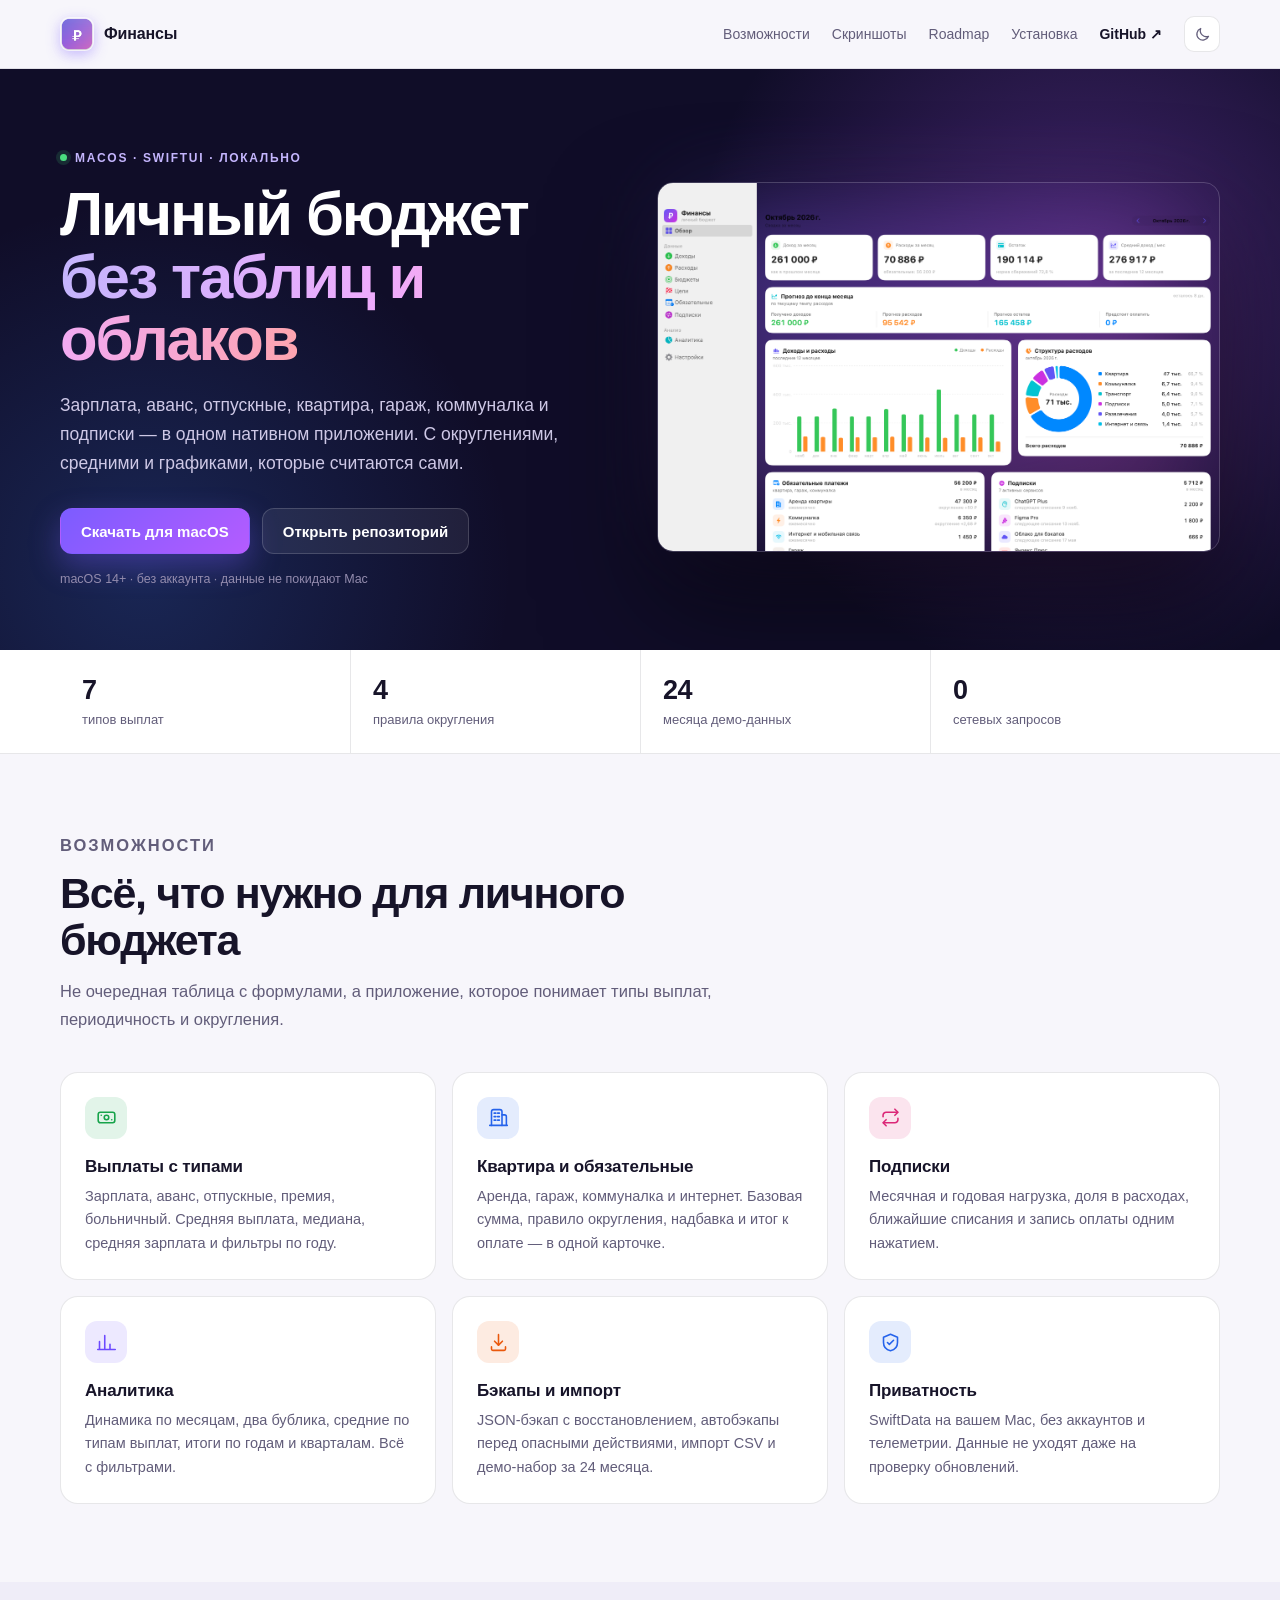
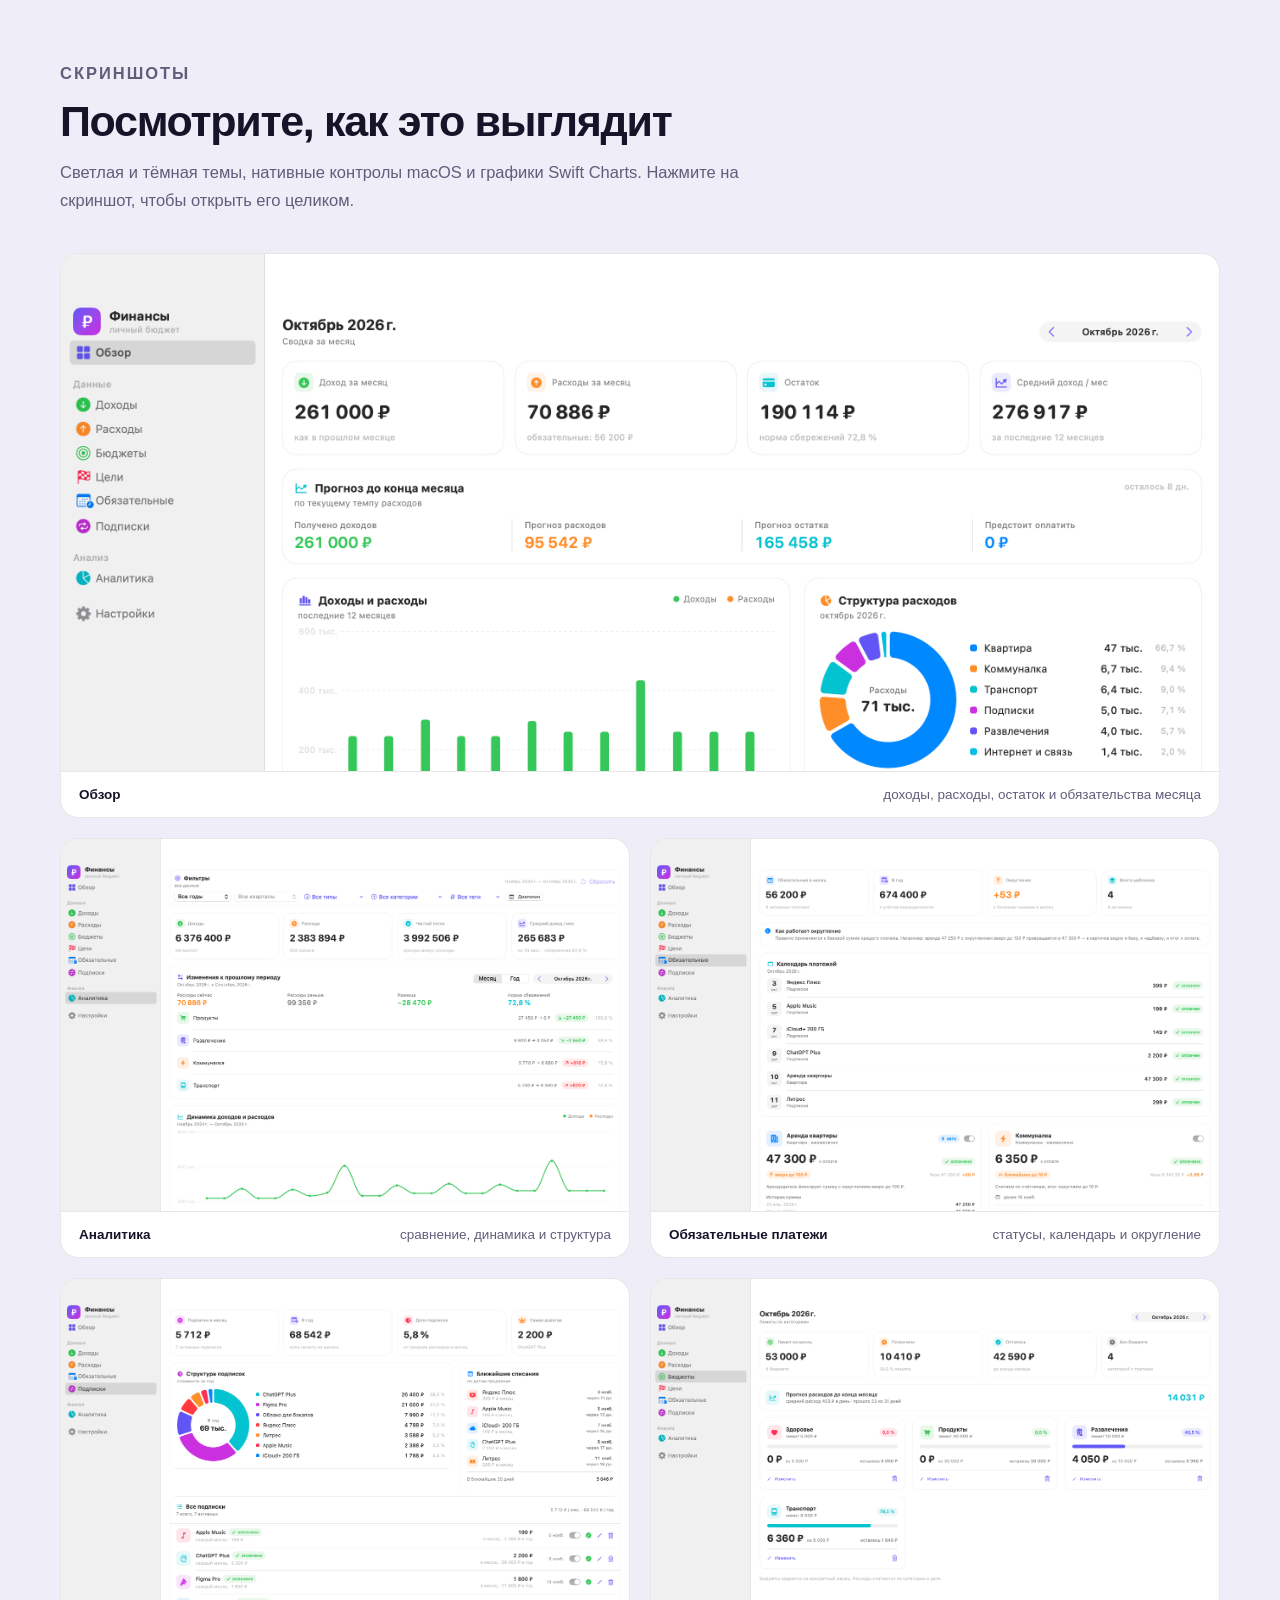
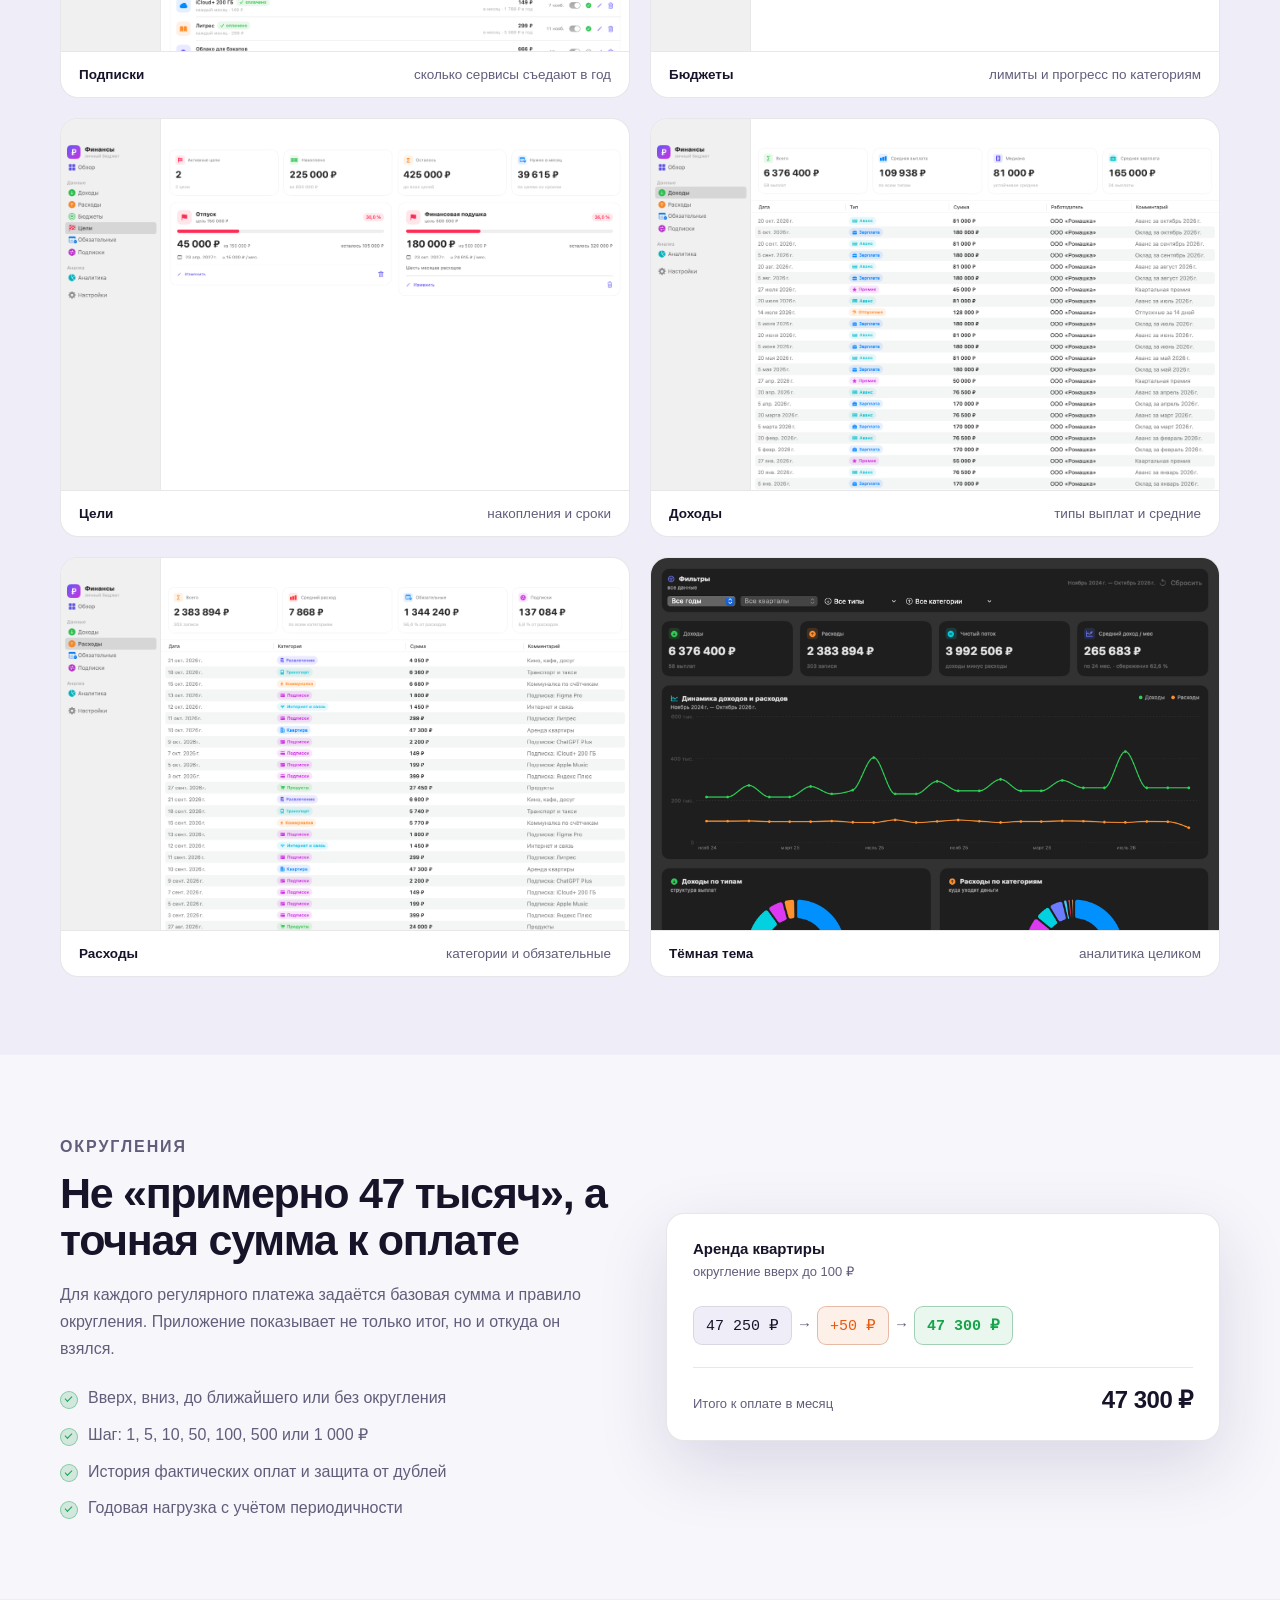
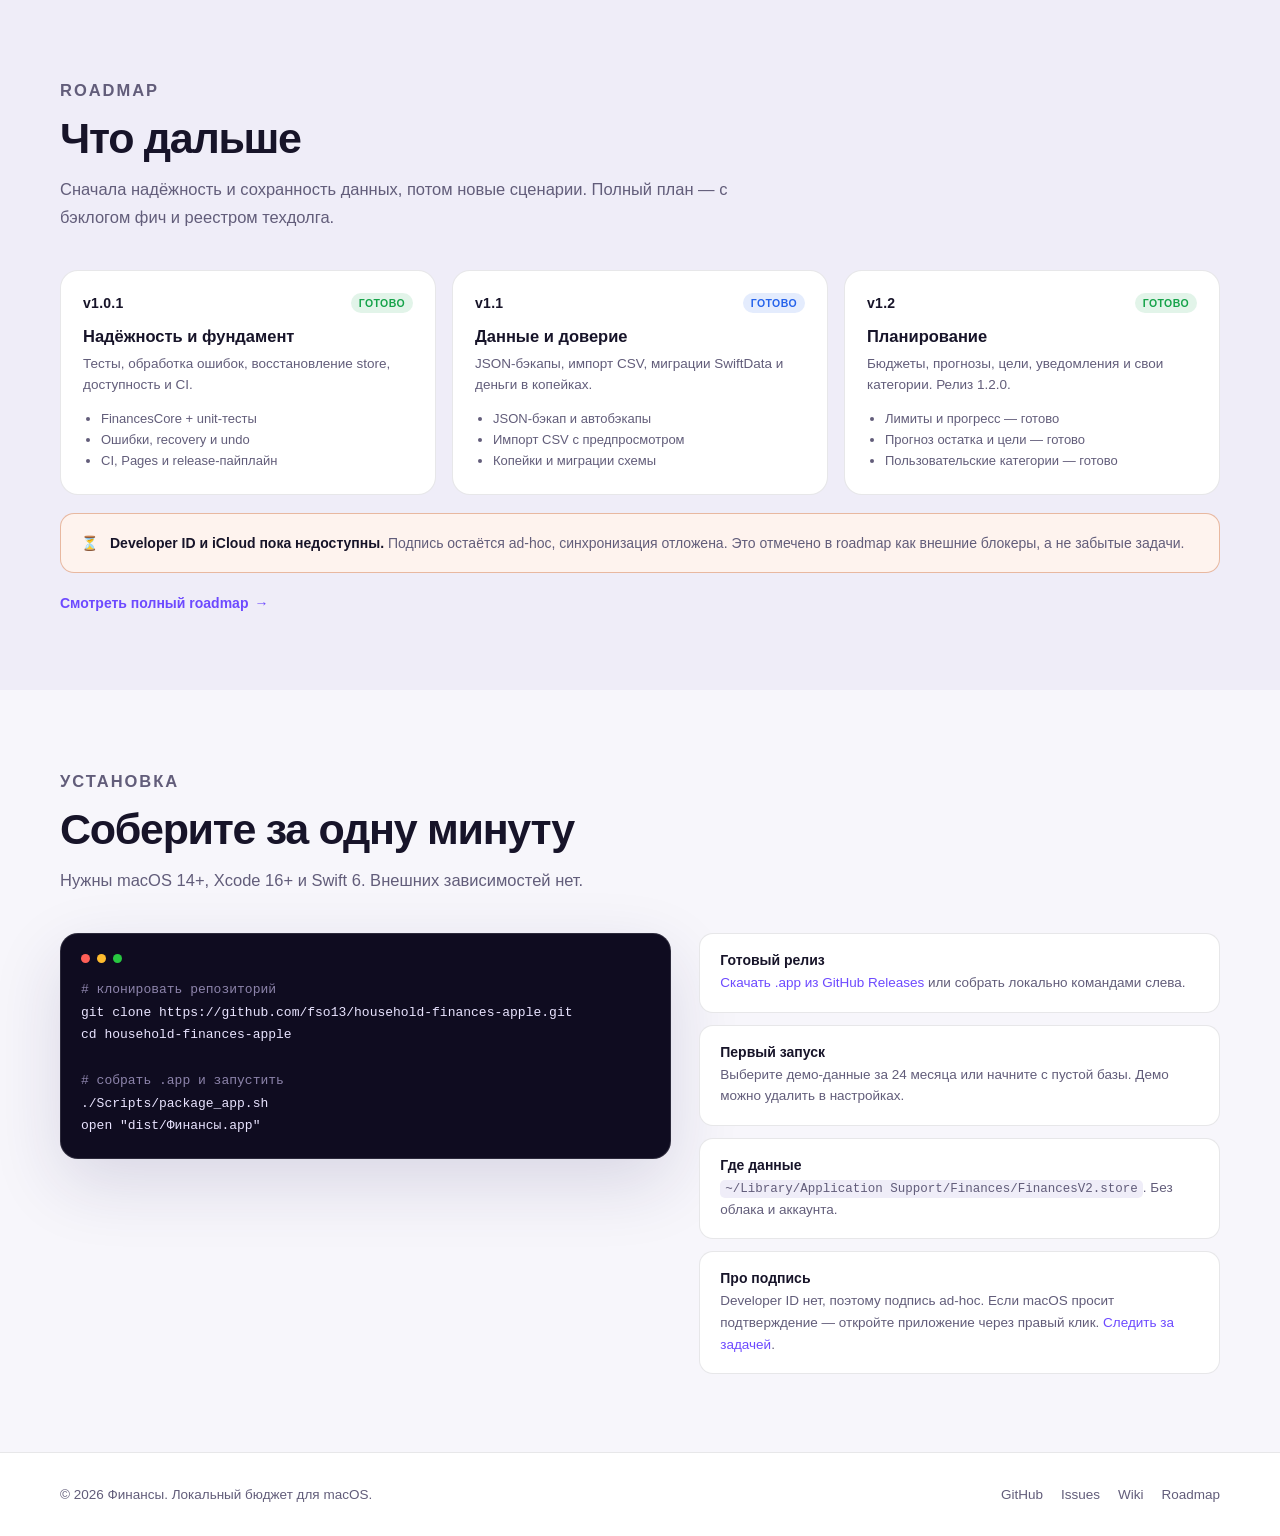
<file: docs/index.html>
<!doctype html>
<html lang="ru" data-theme="light">
<head>
  <meta charset="utf-8">
  <meta name="viewport" content="width=device-width, initial-scale=1">
  <title>Финансы — личный бюджет для macOS</title>
  <meta name="description" content="Нативное macOS-приложение для учёта зарплаты, обязательных платежей с округлением, подписок и аналитики. Локальные данные, SwiftUI, Swift Charts.">
  <meta name="color-scheme" content="light dark">
  <meta property="og:type" content="website">
  <meta property="og:title" content="Финансы — личный бюджет для macOS">
  <meta property="og:description" content="Зарплата, квартира, гараж, коммуналка и подписки — в одном нативном приложении. Без аккаунта и облака.">
  <meta property="og:url" content="https://fso13.github.io/household-finances-apple/">
  <meta property="og:image" content="https://fso13.github.io/household-finances-apple/assets/dashboard.png">
  <meta name="twitter:card" content="summary_large_image">
  <link rel="icon" type="image/png" href="assets/favicon.png">
  <link rel="apple-touch-icon" href="assets/icon.png">
  <link rel="stylesheet" href="styles.css">
  <script>
    (function () {
      try {
        var saved = localStorage.getItem("theme");
        var theme = saved || (window.matchMedia("(prefers-color-scheme: dark)").matches ? "dark" : "light");
        document.documentElement.dataset.theme = theme;
      } catch (error) {
        document.documentElement.dataset.theme = "light";
      }
    })();
  </script>
</head>
<body>
  <a class="skip-link" href="#main">К содержимому</a>

  <svg xmlns="http://www.w3.org/2000/svg" style="display:none" aria-hidden="true">
    <symbol id="icon-banknote" viewBox="0 0 24 24" fill="none" stroke="currentColor" stroke-width="1.8" stroke-linecap="round" stroke-linejoin="round">
      <rect x="2.5" y="6" width="19" height="12" rx="2.5"></rect>
      <circle cx="12" cy="12" r="2.6"></circle>
      <path d="M6 9.5h.01M18 14.5h.01"></path>
    </symbol>
    <symbol id="icon-building" viewBox="0 0 24 24" fill="none" stroke="currentColor" stroke-width="1.8" stroke-linecap="round" stroke-linejoin="round">
      <path d="M4 21V5.5A2.5 2.5 0 0 1 6.5 3h7A2.5 2.5 0 0 1 16 5.5V21"></path>
      <path d="M16 9h3a2 2 0 0 1 2 2v10M2 21h20"></path>
      <path d="M7 7h2M7 11h2M7 15h2M11 7h2M11 11h2M11 15h2"></path>
    </symbol>
    <symbol id="icon-repeat" viewBox="0 0 24 24" fill="none" stroke="currentColor" stroke-width="1.8" stroke-linecap="round" stroke-linejoin="round">
      <path d="M17 2.5 20.5 6 17 9.5"></path>
      <path d="M3.5 11V9.5a3.5 3.5 0 0 1 3.5-3.5h13"></path>
      <path d="M7 21.5 3.5 18 7 14.5"></path>
      <path d="M20.5 13v1.5a3.5 3.5 0 0 1-3.5 3.5H4"></path>
    </symbol>
    <symbol id="icon-chart" viewBox="0 0 24 24" fill="none" stroke="currentColor" stroke-width="1.8" stroke-linecap="round" stroke-linejoin="round">
      <path d="M4 20V11M10 20V4M16 20v-6M22 20H2"></path>
    </symbol>
    <symbol id="icon-shield" viewBox="0 0 24 24" fill="none" stroke="currentColor" stroke-width="1.8" stroke-linecap="round" stroke-linejoin="round">
      <path d="M12 2.5 20 6v6c0 5-3.4 8.4-8 9.5C7.4 20.4 4 17 4 12V6l8-3.5Z"></path>
      <path d="m8.5 12 2.2 2.2 4.8-4.8"></path>
    </symbol>
    <symbol id="icon-download" viewBox="0 0 24 24" fill="none" stroke="currentColor" stroke-width="1.8" stroke-linecap="round" stroke-linejoin="round">
      <path d="M12 3v12"></path>
      <path d="m7.5 10.5 4.5 4.5 4.5-4.5"></path>
      <path d="M4 17v2.5A1.5 1.5 0 0 0 5.5 21h13a1.5 1.5 0 0 0 1.5-1.5V17"></path>
    </symbol>
    <symbol id="icon-sun" viewBox="0 0 24 24" fill="none" stroke="currentColor" stroke-width="1.8" stroke-linecap="round">
      <circle cx="12" cy="12" r="4"></circle>
      <path d="M12 2v2M12 20v2M4.9 4.9l1.4 1.4M17.7 17.7l1.4 1.4M2 12h2M20 12h2M4.9 19.1l1.4-1.4M17.7 6.3l1.4-1.4"></path>
    </symbol>
    <symbol id="icon-moon" viewBox="0 0 24 24" fill="none" stroke="currentColor" stroke-width="1.8" stroke-linecap="round" stroke-linejoin="round">
      <path d="M20.5 14.5A8.5 8.5 0 0 1 9.5 3.5 8.5 8.5 0 1 0 20.5 14.5Z"></path>
    </symbol>
  </svg>

  <header class="site-header">
    <div class="wrap header-inner">
      <a class="brand" href="#top" aria-label="Финансы — на главную">
        <img src="assets/icon.png" alt="" width="34" height="34">
        <span>Финансы</span>
      </a>
      <nav class="site-nav" aria-label="Основная навигация">
        <a href="#features">Возможности</a>
        <a href="#screens">Скриншоты</a>
        <a href="roadmap.html">Roadmap</a>
        <a href="#install">Установка</a>
        <a class="nav-cta" href="https://github.com/fso13/household-finances-apple">GitHub ↗</a>
        <button class="theme-toggle" id="theme-toggle" type="button" aria-label="Переключить тему">
          <svg class="theme-moon" aria-hidden="true"><use href="#icon-moon"></use></svg>
          <svg class="theme-sun" aria-hidden="true"><use href="#icon-sun"></use></svg>
        </button>
      </nav>
    </div>
  </header>

  <main id="main">
    <section class="hero" id="top">
      <div class="wrap hero-grid">
        <div class="hero-copy">
          <p class="eyebrow">macOS · SwiftUI · локально</p>
          <h1><span class="nowrap">Личный бюджет</span><br><span class="gradient">без таблиц и облаков</span></h1>
          <p class="hero-lead">
            Зарплата, аванс, отпускные, квартира, гараж, коммуналка и подписки —
            в одном нативном приложении. С округлениями, средними и графиками,
            которые считаются сами.
          </p>
          <div class="hero-actions">
            <a class="btn btn-primary" href="https://github.com/fso13/household-finances-apple/releases/latest">Скачать для macOS</a>
            <a class="btn btn-ghost" href="https://github.com/fso13/household-finances-apple">Открыть репозиторий</a>
          </div>
          <p class="hero-note">macOS 14+ · без аккаунта · данные не покидают Mac</p>
        </div>
        <div class="hero-visual">
          <img src="assets/dashboard.png" alt="Экран «Обзор»: доходы, расходы, остаток и структура расходов за октябрь" width="1340" height="879">
        </div>
      </div>
    </section>

    <div class="stats" aria-label="Ключевые цифры">
      <div class="wrap stats-grid">
        <div class="stat"><b>7</b><span>типов выплат</span></div>
        <div class="stat"><b>4</b><span>правила округления</span></div>
        <div class="stat"><b>24</b><span>месяца демо-данных</span></div>
        <div class="stat"><b>0</b><span>сетевых запросов</span></div>
      </div>
    </div>

    <section class="section" id="features">
      <div class="wrap">
        <div class="section-head">
          <p class="kicker">Возможности</p>
          <h2>Всё, что нужно для личного бюджета</h2>
          <p>Не очередная таблица с формулами, а приложение, которое понимает типы выплат, периодичность и округления.</p>
        </div>

        <div class="feature-grid">
          <article class="feature" style="--accent: var(--green)">
            <span class="feature-icon"><svg aria-hidden="true"><use href="#icon-banknote"></use></svg></span>
            <h3>Выплаты с типами</h3>
            <p>Зарплата, аванс, отпускные, премия, больничный. Средняя выплата, медиана, средняя зарплата и фильтры по году.</p>
          </article>

          <article class="feature" style="--accent: var(--blue)">
            <span class="feature-icon"><svg aria-hidden="true"><use href="#icon-building"></use></svg></span>
            <h3>Квартира и обязательные</h3>
            <p>Аренда, гараж, коммуналка и интернет. Базовая сумма, правило округления, надбавка и итог к оплате — в одной карточке.</p>
          </article>

          <article class="feature" style="--accent: var(--pink)">
            <span class="feature-icon"><svg aria-hidden="true"><use href="#icon-repeat"></use></svg></span>
            <h3>Подписки</h3>
            <p>Месячная и годовая нагрузка, доля в расходах, ближайшие списания и запись оплаты одним нажатием.</p>
          </article>

          <article class="feature" style="--accent: var(--brand)">
            <span class="feature-icon"><svg aria-hidden="true"><use href="#icon-chart"></use></svg></span>
            <h3>Аналитика</h3>
            <p>Динамика по месяцам, два бублика, средние по типам выплат, итоги по годам и кварталам. Всё с фильтрами.</p>
          </article>

          <article class="feature" style="--accent: var(--orange)">
            <span class="feature-icon"><svg aria-hidden="true"><use href="#icon-download"></use></svg></span>
            <h3>Бэкапы и импорт</h3>
            <p>JSON-бэкап с восстановлением, автобэкапы перед опасными действиями, импорт CSV и демо-набор за 24 месяца.</p>
          </article>

          <article class="feature" style="--accent: var(--blue)">
            <span class="feature-icon"><svg aria-hidden="true"><use href="#icon-shield"></use></svg></span>
            <h3>Приватность</h3>
            <p>SwiftData на вашем Mac, без аккаунтов и телеметрии. Данные не уходят даже на проверку обновлений.</p>
          </article>
        </div>
      </div>
    </section>

    <section class="section section-alt" id="screens">
      <div class="wrap">
        <div class="section-head">
          <p class="kicker">Скриншоты</p>
          <h2>Посмотрите, как это выглядит</h2>
          <p>Светлая и тёмная темы, нативные контролы macOS и графики Swift Charts. Нажмите на скриншот, чтобы открыть его целиком.</p>
        </div>

        <div class="shots">
          <figure class="shot shot-wide">
            <a href="assets/dashboard.png" target="_blank" rel="noopener">
              <img src="assets/dashboard.png" alt="Обзор месяца: KPI, график доходов и расходов, структура расходов, обязательные платежи и подписки" loading="lazy">
            </a>
            <figcaption><strong>Обзор</strong><span>доходы, расходы, остаток и обязательства месяца</span></figcaption>
          </figure>

          <figure class="shot">
            <a href="assets/analytics-full.png" target="_blank" rel="noopener">
              <img src="assets/analytics.png" alt="Аналитика: сравнение месяцев, динамика доходов и расходов, бублики" loading="lazy">
            </a>
            <figcaption><strong>Аналитика</strong><span>сравнение, динамика и структура</span></figcaption>
          </figure>

          <figure class="shot">
            <a href="assets/recurring.png" target="_blank" rel="noopener">
              <img src="assets/recurring.png" alt="Обязательные платежи: аренда, коммуналка, интернет и гараж с округлением" loading="lazy">
            </a>
            <figcaption><strong>Обязательные платежи</strong><span>статусы, календарь и округление</span></figcaption>
          </figure>

          <figure class="shot">
            <a href="assets/subscriptions.png" target="_blank" rel="noopener">
              <img src="assets/subscriptions.png" alt="Подписки: месячная и годовая нагрузка, структура и ближайшие списания" loading="lazy">
            </a>
            <figcaption><strong>Подписки</strong><span>сколько сервисы съедают в год</span></figcaption>
          </figure>

          <figure class="shot">
            <a href="assets/budgets.png" target="_blank" rel="noopener">
              <img src="assets/budgets.png" alt="Бюджеты по категориям: лимиты, потрачено, остаток и прогресс" loading="lazy">
            </a>
            <figcaption><strong>Бюджеты</strong><span>лимиты и прогресс по категориям</span></figcaption>
          </figure>

          <figure class="shot">
            <a href="assets/goals.png" target="_blank" rel="noopener">
              <img src="assets/goals.png" alt="Цели накоплений: прогресс, сроки и месячный взнос" loading="lazy">
            </a>
            <figcaption><strong>Цели</strong><span>накопления и сроки</span></figcaption>
          </figure>

          <figure class="shot">
            <a href="assets/income.png" target="_blank" rel="noopener">
              <img src="assets/income.png" alt="Доходы: таблица выплат с типами, средней и медианой" loading="lazy">
            </a>
            <figcaption><strong>Доходы</strong><span>типы выплат и средние</span></figcaption>
          </figure>

          <figure class="shot">
            <a href="assets/expenses.png" target="_blank" rel="noopener">
              <img src="assets/expenses.png" alt="Расходы по категориям и доля обязательных платежей" loading="lazy">
            </a>
            <figcaption><strong>Расходы</strong><span>категории и обязательные</span></figcaption>
          </figure>

          <figure class="shot">
            <a href="assets/analytics-dark.png" target="_blank" rel="noopener">
              <img src="assets/analytics-dark.png" alt="Тёмная тема аналитики с графиками и таблицами" loading="lazy" style="object-position: top center">
            </a>
            <figcaption><strong>Тёмная тема</strong><span>аналитика целиком</span></figcaption>
          </figure>
        </div>
      </div>
    </section>

    <section class="section">
      <div class="wrap split">
        <div>
          <p class="kicker">Округления</p>
          <h2>Не «примерно 47 тысяч», а точная сумма к оплате</h2>
          <p>
            Для каждого регулярного платежа задаётся базовая сумма и правило округления.
            Приложение показывает не только итог, но и откуда он взялся.
          </p>
          <ul class="checklist">
            <li>Вверх, вниз, до ближайшего или без округления</li>
            <li>Шаг: 1, 5, 10, 50, 100, 500 или 1 000 ₽</li>
            <li>История фактических оплат и защита от дублей</li>
            <li>Годовая нагрузка с учётом периодичности</li>
          </ul>
        </div>

        <div class="example-card" aria-label="Пример расчёта аренды с округлением">
          <h3>Аренда квартиры</h3>
          <p class="hint">округление вверх до 100 ₽</p>
          <div class="formula">
            <span class="chip">47 250 ₽</span>
            <span class="arrow" aria-hidden="true">→</span>
            <span class="chip chip-plus">+50 ₽</span>
            <span class="arrow" aria-hidden="true">→</span>
            <span class="chip chip-result">47 300 ₽</span>
          </div>
          <div class="example-total">
            <span>Итого к оплате в месяц</span>
            <strong>47 300 ₽</strong>
          </div>
        </div>
      </div>
    </section>

    <section class="section section-alt" id="roadmap">
      <div class="wrap">
        <div class="section-head">
          <p class="kicker">Roadmap</p>
          <h2>Что дальше</h2>
          <p>Сначала надёжность и сохранность данных, потом новые сценарии. Полный план — с бэклогом фич и реестром техдолга.</p>
        </div>

        <div class="releases">
          <article class="release">
            <div class="release-top">
              <span class="release-version">v1.0.1</span>
              <span class="badge badge-now">готово</span>
            </div>
            <h3>Надёжность и фундамент</h3>
            <p>Тесты, обработка ошибок, восстановление store, доступность и CI.</p>
            <ul>
              <li>FinancesCore + unit-тесты</li>
              <li>Ошибки, recovery и undo</li>
              <li>CI, Pages и release-пайплайн</li>
            </ul>
          </article>

          <article class="release">
            <div class="release-top">
              <span class="release-version">v1.1</span>
              <span class="badge badge-next">готово</span>
            </div>
            <h3>Данные и доверие</h3>
            <p>JSON-бэкапы, импорт CSV, миграции SwiftData и деньги в копейках.</p>
            <ul>
              <li>JSON-бэкап и автобэкапы</li>
              <li>Импорт CSV с предпросмотром</li>
              <li>Копейки и миграции схемы</li>
            </ul>
          </article>

          <article class="release">
            <div class="release-top">
              <span class="release-version">v1.2</span>
              <span class="badge badge-now">готово</span>
            </div>
            <h3>Планирование</h3>
            <p>Бюджеты, прогнозы, цели, уведомления и свои категории. Релиз 1.2.0.</p>
            <ul>
              <li>Лимиты и прогресс — готово</li>
              <li>Прогноз остатка и цели — готово</li>
              <li>Пользовательские категории — готово</li>
            </ul>
          </article>
        </div>

        <div class="callout" style="margin-top:18px">
          <span aria-hidden="true">⏳</span>
          <div><strong>Developer ID и iCloud пока недоступны.</strong> Подпись остаётся ad-hoc, синхронизация отложена. Это отмечено в roadmap как внешние блокеры, а не забытые задачи.</div>
        </div>

        <a class="more-link" href="roadmap.html">Смотреть полный roadmap <span aria-hidden="true">→</span></a>
      </div>
    </section>

    <section class="section" id="install">
      <div class="wrap">
        <div class="section-head">
          <p class="kicker">Установка</p>
          <h2>Соберите за одну минуту</h2>
          <p>Нужны macOS 14+, Xcode 16+ и Swift 6. Внешних зависимостей нет.</p>
        </div>

        <div class="install-grid">
          <div class="code-card" aria-label="Команды сборки">
            <div class="code-head" aria-hidden="true"><span class="dot"></span><span class="dot"></span><span class="dot"></span></div>
            <pre><code><span class="comment"># клонировать репозиторий</span>
git clone https://github.com/fso13/household-finances-apple.git
cd household-finances-apple

<span class="comment"># собрать .app и запустить</span>
./Scripts/package_app.sh
open "dist/Финансы.app"</code></pre>
          </div>

          <div class="install-notes">
            <div class="note-card">
              <strong>Готовый релиз</strong>
              <p><a href="https://github.com/fso13/household-finances-apple/releases/latest">Скачать .app из GitHub Releases</a> или собрать локально командами слева.</p>
            </div>
            <div class="note-card">
              <strong>Первый запуск</strong>
              <p>Выберите демо-данные за 24 месяца или начните с пустой базы. Демо можно удалить в настройках.</p>
            </div>
            <div class="note-card">
              <strong>Где данные</strong>
              <p><code>~/Library/Application Support/Finances/FinancesV2.store</code>. Без облака и аккаунта.</p>
            </div>
            <div class="note-card">
              <strong>Про подпись</strong>
              <p>Developer ID нет, поэтому подпись ad-hoc. Если macOS просит подтверждение — откройте приложение через правый клик. <a href="https://github.com/fso13/household-finances-apple/issues/19">Следить за задачей</a>.</p>
            </div>
          </div>
        </div>
      </div>
    </section>
  </main>

  <footer class="site-footer">
    <div class="wrap footer-inner">
      <p style="margin:0">© <span id="year">2026</span> Финансы. Локальный бюджет для macOS.</p>
      <nav class="footer-links" aria-label="Ссылки в подвале">
        <a href="https://github.com/fso13/household-finances-apple">GitHub</a>
        <a href="https://github.com/fso13/household-finances-apple/issues">Issues</a>
        <a href="https://github.com/fso13/household-finances-apple/wiki">Wiki</a>
        <a href="https://github.com/fso13/household-finances-apple/blob/main/ROADMAP.md">Roadmap</a>
      </nav>
    </div>
  </footer>

  <script src="app.js"></script>
</body>
</html>
</file>
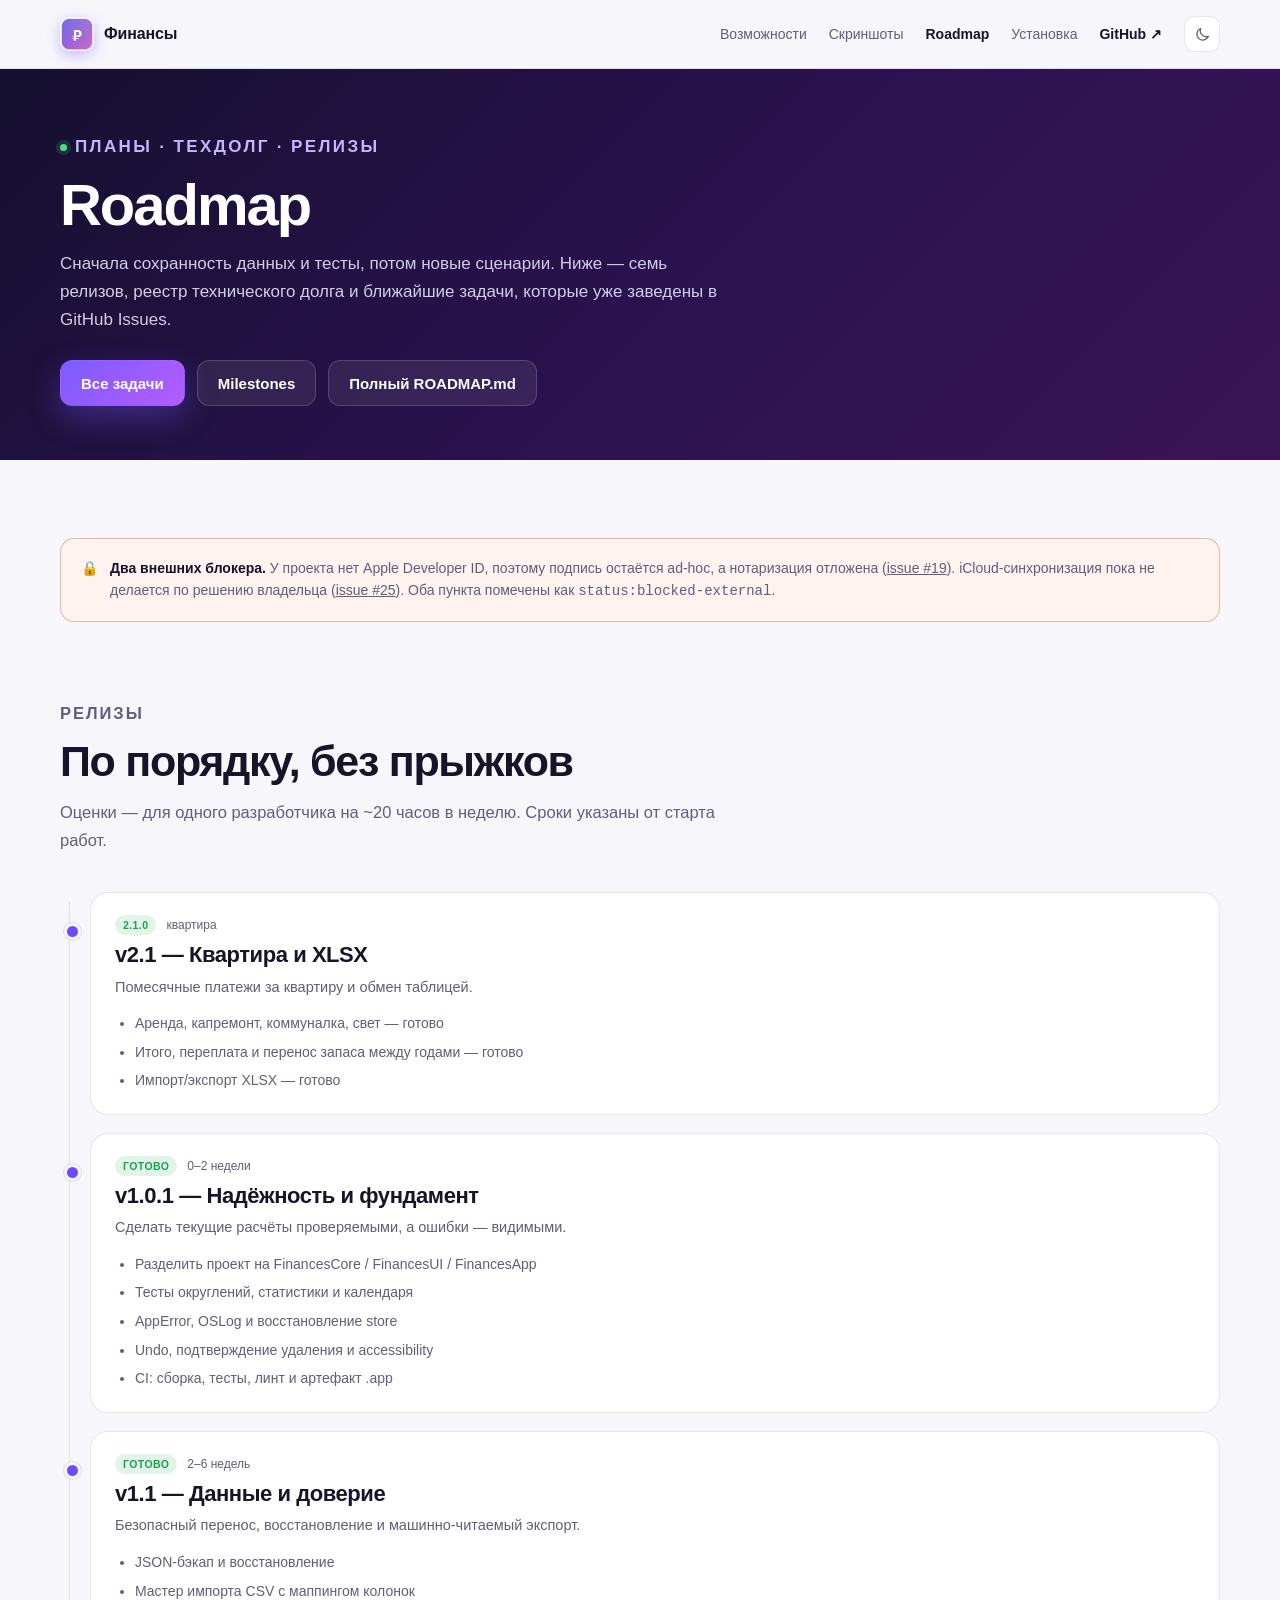
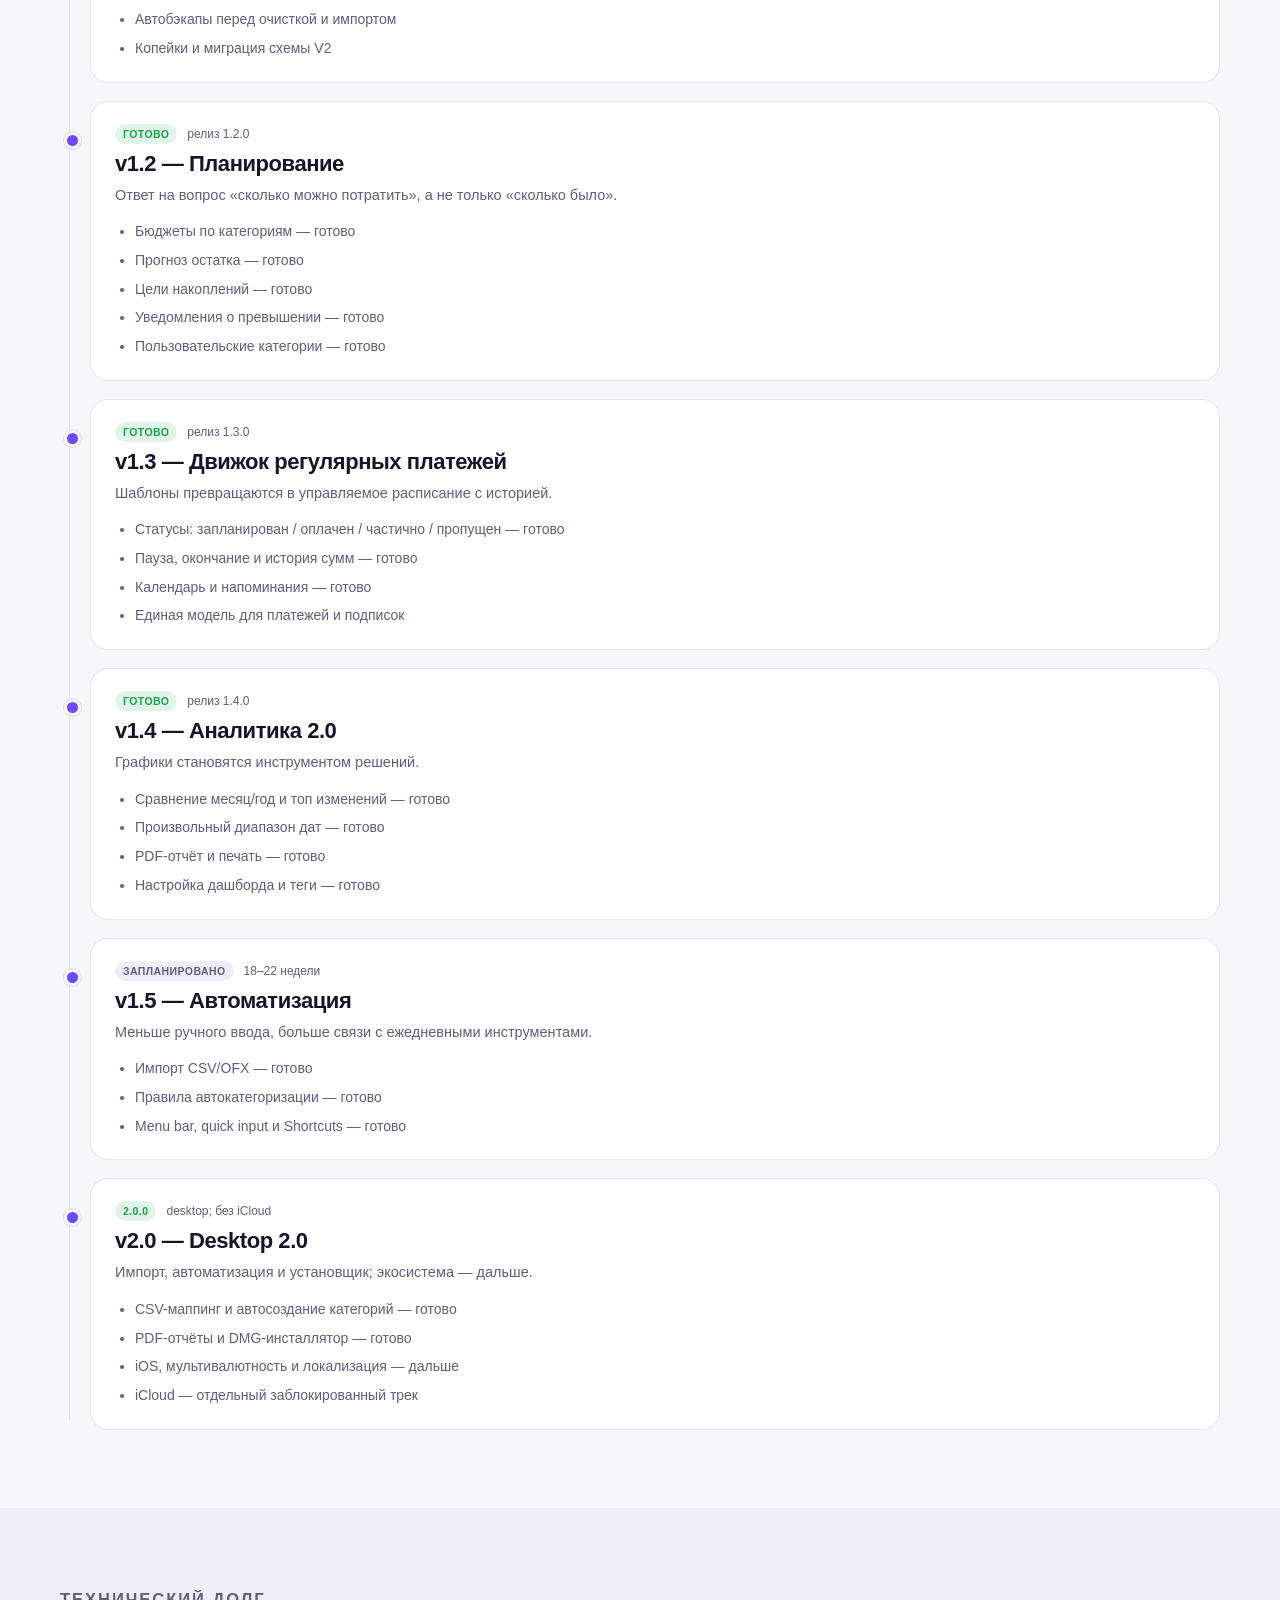
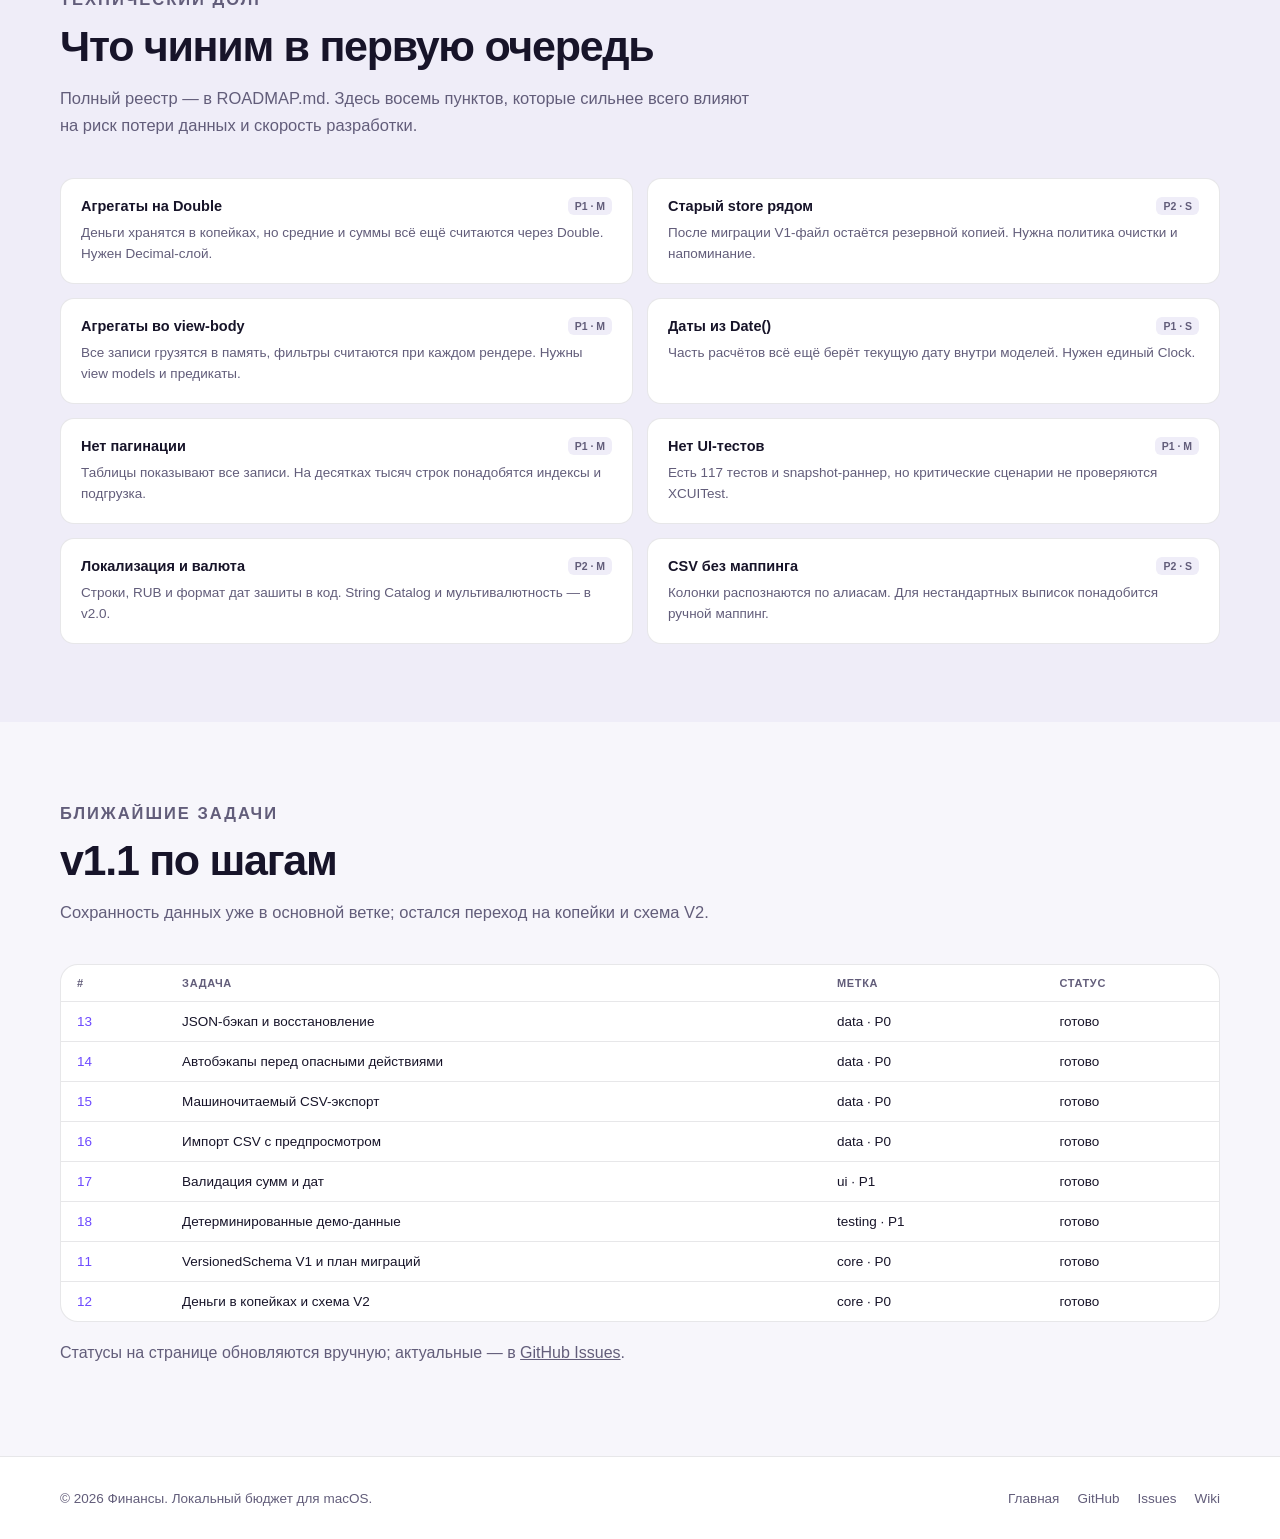
<file: docs/roadmap.html>
<!doctype html>
<html lang="ru" data-theme="light">
<head>
  <meta charset="utf-8">
  <meta name="viewport" content="width=device-width, initial-scale=1">
  <title>Roadmap — Финансы для macOS</title>
  <meta name="description" content="План развития приложения «Финансы»: релизы v1.0.1–v2.0, бэклог фич, технический долг и ближайшие задачи.">
  <meta name="color-scheme" content="light dark">
  <link rel="icon" type="image/png" href="assets/favicon.png">
  <link rel="stylesheet" href="styles.css">
  <script>
    (function () {
      try {
        var saved = localStorage.getItem("theme");
        var theme = saved || (window.matchMedia("(prefers-color-scheme: dark)").matches ? "dark" : "light");
        document.documentElement.dataset.theme = theme;
      } catch (error) {
        document.documentElement.dataset.theme = "light";
      }
    })();
  </script>
</head>
<body>
  <a class="skip-link" href="#main">К содержимому</a>

  <svg xmlns="http://www.w3.org/2000/svg" style="display:none" aria-hidden="true">
    <symbol id="icon-sun" viewBox="0 0 24 24" fill="none" stroke="currentColor" stroke-width="1.8" stroke-linecap="round">
      <circle cx="12" cy="12" r="4"></circle>
      <path d="M12 2v2M12 20v2M4.9 4.9l1.4 1.4M17.7 17.7l1.4 1.4M2 12h2M20 12h2M4.9 19.1l1.4-1.4M17.7 6.3l1.4-1.4"></path>
    </symbol>
    <symbol id="icon-moon" viewBox="0 0 24 24" fill="none" stroke="currentColor" stroke-width="1.8" stroke-linecap="round" stroke-linejoin="round">
      <path d="M20.5 14.5A8.5 8.5 0 0 1 9.5 3.5 8.5 8.5 0 1 0 20.5 14.5Z"></path>
    </symbol>
  </svg>

  <header class="site-header">
    <div class="wrap header-inner">
      <a class="brand" href="index.html" aria-label="Финансы — на главную">
        <img src="assets/icon.png" alt="" width="34" height="34">
        <span>Финансы</span>
      </a>
      <nav class="site-nav" aria-label="Основная навигация">
        <a href="index.html#features">Возможности</a>
        <a href="index.html#screens">Скриншоты</a>
        <a href="roadmap.html" aria-current="page">Roadmap</a>
        <a href="index.html#install">Установка</a>
        <a class="nav-cta" href="https://github.com/fso13/household-finances-apple">GitHub ↗</a>
        <button class="theme-toggle" id="theme-toggle" type="button" aria-label="Переключить тему">
          <svg class="theme-moon" aria-hidden="true"><use href="#icon-moon"></use></svg>
          <svg class="theme-sun" aria-hidden="true"><use href="#icon-sun"></use></svg>
        </button>
      </nav>
    </div>
  </header>

  <main id="main">
    <section class="page-hero">
      <div class="wrap">
        <p class="eyebrow">Планы · техдолг · релизы</p>
        <h1>Roadmap</h1>
        <p>
          Сначала сохранность данных и тесты, потом новые сценарии. Ниже — семь релизов,
          реестр технического долга и ближайшие задачи, которые уже заведены в GitHub Issues.
        </p>
        <div class="hero-actions">
          <a class="btn btn-primary" href="https://github.com/fso13/household-finances-apple/issues">Все задачи</a>
          <a class="btn btn-ghost" href="https://github.com/fso13/household-finances-apple/milestones">Milestones</a>
          <a class="btn btn-ghost" href="https://github.com/fso13/household-finances-apple/blob/main/ROADMAP.md">Полный ROADMAP.md</a>
        </div>
      </div>
    </section>

    <section class="section">
      <div class="wrap">
        <div class="callout">
          <span aria-hidden="true">🔒</span>
          <div>
            <strong>Два внешних блокера.</strong>
            У проекта нет Apple Developer ID, поэтому подпись остаётся ad-hoc, а нотаризация отложена
            (<a href="https://github.com/fso13/household-finances-apple/issues/19">issue #19</a>).
            iCloud-синхронизация пока не делается по решению владельца
            (<a href="https://github.com/fso13/household-finances-apple/issues/25">issue #25</a>).
            Оба пункта помечены как <code>status:blocked-external</code>.
          </div>
        </div>
      </div>
    </section>

    <section class="section" style="padding-top:0">
      <div class="wrap">
        <div class="section-head">
          <p class="kicker">Релизы</p>
          <h2>По порядку, без прыжков</h2>
          <p>Оценки — для одного разработчика на ~20 часов в неделю. Сроки указаны от старта работ.</p>
        </div>

        <div class="timeline">
          <article class="timeline-item">
            <div class="timeline-meta">
              <span class="badge badge-now">2.1.0</span>
              <span>квартира</span>
            </div>
            <h2>v2.1 — Квартира и XLSX</h2>
            <p>Помесячные платежи за квартиру и обмен таблицей.</p>
            <ul class="timeline-list">
              <li>Аренда, капремонт, коммуналка, свет — готово</li>
              <li>Итого, переплата и перенос запаса между годами — готово</li>
              <li>Импорт/экспорт XLSX — готово</li>
            </ul>
          </article>
          <article class="timeline-item">
            <div class="timeline-meta">
              <span class="badge badge-now">готово</span>
              <span>0–2 недели</span>
            </div>
            <h2>v1.0.1 — Надёжность и фундамент</h2>
            <p>Сделать текущие расчёты проверяемыми, а ошибки — видимыми.</p>
            <ul class="timeline-list">
              <li>Разделить проект на FinancesCore / FinancesUI / FinancesApp</li>
              <li>Тесты округлений, статистики и календаря</li>
              <li>AppError, OSLog и восстановление store</li>
              <li>Undo, подтверждение удаления и accessibility</li>
              <li>CI: сборка, тесты, линт и артефакт .app</li>
            </ul>
          </article>

          <article class="timeline-item">
            <div class="timeline-meta">
              <span class="badge badge-now">готово</span>
              <span>2–6 недель</span>
            </div>
            <h2>v1.1 — Данные и доверие</h2>
            <p>Безопасный перенос, восстановление и машинно-читаемый экспорт.</p>
            <ul class="timeline-list">
              <li>JSON-бэкап и восстановление</li>
              <li>Мастер импорта CSV с маппингом колонок</li>
              <li>Автобэкапы перед очисткой и импортом</li>
              <li>Копейки и миграция схемы V2</li>
            </ul>
          </article>

          <article class="timeline-item">
            <div class="timeline-meta">
              <span class="badge badge-now">готово</span>
              <span>релиз 1.2.0</span>
            </div>
            <h2>v1.2 — Планирование</h2>
            <p>Ответ на вопрос «сколько можно потратить», а не только «сколько было».</p>
            <ul class="timeline-list">
              <li>Бюджеты по категориям — готово</li>
              <li>Прогноз остатка — готово</li>
              <li>Цели накоплений — готово</li>
              <li>Уведомления о превышении — готово</li>
              <li>Пользовательские категории — готово</li>
            </ul>
          </article>

          <article class="timeline-item">
            <div class="timeline-meta">
              <span class="badge badge-now">готово</span>
              <span>релиз 1.3.0</span>
            </div>
            <h2>v1.3 — Движок регулярных платежей</h2>
            <p>Шаблоны превращаются в управляемое расписание с историей.</p>
            <ul class="timeline-list">
              <li>Статусы: запланирован / оплачен / частично / пропущен — готово</li>
              <li>Пауза, окончание и история сумм — готово</li>
              <li>Календарь и напоминания — готово</li>
              <li>Единая модель для платежей и подписок</li>
            </ul>
          </article>

          <article class="timeline-item">
            <div class="timeline-meta">
              <span class="badge badge-now">готово</span>
              <span>релиз 1.4.0</span>
            </div>
            <h2>v1.4 — Аналитика 2.0</h2>
            <p>Графики становятся инструментом решений.</p>
            <ul class="timeline-list">
              <li>Сравнение месяц/год и топ изменений — готово</li>
              <li>Произвольный диапазон дат — готово</li>
              <li>PDF-отчёт и печать — готово</li>
              <li>Настройка дашборда и теги — готово</li>
            </ul>
          </article>

          <article class="timeline-item">
            <div class="timeline-meta">
              <span class="badge badge-later">запланировано</span>
              <span>18–22 недели</span>
            </div>
            <h2>v1.5 — Автоматизация</h2>
            <p>Меньше ручного ввода, больше связи с ежедневными инструментами.</p>
            <ul class="timeline-list">
              <li>Импорт CSV/OFX — готово</li>
              <li>Правила автокатегоризации — готово</li>
              <li>Menu bar, quick input и Shortcuts — готово</li>
            </ul>
          </article>

          <article class="timeline-item">
            <div class="timeline-meta">
              <span class="badge badge-now">2.0.0</span>
              <span>desktop; без iCloud</span>
            </div>
            <h2>v2.0 — Desktop 2.0</h2>
            <p>Импорт, автоматизация и установщик; экосистема — дальше.</p>
            <ul class="timeline-list">
              <li>CSV-маппинг и автосоздание категорий — готово</li>
              <li>PDF-отчёты и DMG-инсталлятор — готово</li>
              <li>iOS, мультивалютность и локализация — дальше</li>
              <li>iCloud — отдельный заблокированный трек</li>
            </ul>
          </article>
        </div>
      </div>
    </section>

    <section class="section section-alt">
      <div class="wrap">
        <div class="section-head">
          <p class="kicker">Технический долг</p>
          <h2>Что чиним в первую очередь</h2>
          <p>Полный реестр — в ROADMAP.md. Здесь восемь пунктов, которые сильнее всего влияют на риск потери данных и скорость разработки.</p>
        </div>

        <div class="debt-grid">
          <article class="debt">
            <div class="debt-head"><h3>Агрегаты на Double</h3><span class="pill">P1 · M</span></div>
            <p>Деньги хранятся в копейках, но средние и суммы всё ещё считаются через Double. Нужен Decimal-слой.</p>
          </article>

          <article class="debt">
            <div class="debt-head"><h3>Старый store рядом</h3><span class="pill">P2 · S</span></div>
            <p>После миграции V1-файл остаётся резервной копией. Нужна политика очистки и напоминание.</p>
          </article>

          <article class="debt">
            <div class="debt-head"><h3>Агрегаты во view-body</h3><span class="pill">P1 · M</span></div>
            <p>Все записи грузятся в память, фильтры считаются при каждом рендере. Нужны view models и предикаты.</p>
          </article>

          <article class="debt">
            <div class="debt-head"><h3>Даты из Date()</h3><span class="pill">P1 · S</span></div>
            <p>Часть расчётов всё ещё берёт текущую дату внутри моделей. Нужен единый Clock.</p>
          </article>

          <article class="debt">
            <div class="debt-head"><h3>Нет пагинации</h3><span class="pill">P1 · M</span></div>
            <p>Таблицы показывают все записи. На десятках тысяч строк понадобятся индексы и подгрузка.</p>
          </article>

          <article class="debt">
            <div class="debt-head"><h3>Нет UI-тестов</h3><span class="pill">P1 · M</span></div>
            <p>Есть 117 тестов и snapshot-раннер, но критические сценарии не проверяются XCUITest.</p>
          </article>

          <article class="debt">
            <div class="debt-head"><h3>Локализация и валюта</h3><span class="pill">P2 · M</span></div>
            <p>Строки, RUB и формат дат зашиты в код. String Catalog и мультивалютность — в v2.0.</p>
          </article>

          <article class="debt">
            <div class="debt-head"><h3>CSV без маппинга</h3><span class="pill">P2 · S</span></div>
            <p>Колонки распознаются по алиасам. Для нестандартных выписок понадобится ручной маппинг.</p>
          </article>
        </div>
      </div>
    </section>

    <section class="section">
      <div class="wrap">
        <div class="section-head">
          <p class="kicker">Ближайшие задачи</p>
          <h2>v1.1 по шагам</h2>
          <p>Сохранность данных уже в основной ветке; остался переход на копейки и схема V2.</p>
        </div>

        <div class="table-card">
          <div class="table-scroll">
            <table>
              <thead>
                <tr><th>#</th><th>Задача</th><th>Метка</th><th>Статус</th></tr>
              </thead>
              <tbody>
                <tr><td><a href="https://github.com/fso13/household-finances-apple/issues/13">13</a></td><td>JSON-бэкап и восстановление</td><td>data · P0</td><td>готово</td></tr>
                <tr><td><a href="https://github.com/fso13/household-finances-apple/issues/14">14</a></td><td>Автобэкапы перед опасными действиями</td><td>data · P0</td><td>готово</td></tr>
                <tr><td><a href="https://github.com/fso13/household-finances-apple/issues/15">15</a></td><td>Машиночитаемый CSV-экспорт</td><td>data · P0</td><td>готово</td></tr>
                <tr><td><a href="https://github.com/fso13/household-finances-apple/issues/16">16</a></td><td>Импорт CSV с предпросмотром</td><td>data · P0</td><td>готово</td></tr>
                <tr><td><a href="https://github.com/fso13/household-finances-apple/issues/17">17</a></td><td>Валидация сумм и дат</td><td>ui · P1</td><td>готово</td></tr>
                <tr><td><a href="https://github.com/fso13/household-finances-apple/issues/18">18</a></td><td>Детерминированные демо-данные</td><td>testing · P1</td><td>готово</td></tr>
                <tr><td><a href="https://github.com/fso13/household-finances-apple/issues/11">11</a></td><td>VersionedSchema V1 и план миграций</td><td>core · P0</td><td>готово</td></tr>
                <tr><td><a href="https://github.com/fso13/household-finances-apple/issues/12">12</a></td><td>Деньги в копейках и схема V2</td><td>core · P0</td><td>готово</td></tr>
              </tbody>
            </table>
          </div>
        </div>

        <p class="muted" style="margin-top:22px">
          Статусы на странице обновляются вручную; актуальные — в
          <a href="https://github.com/fso13/household-finances-apple/issues">GitHub Issues</a>.
        </p>
      </div>
    </section>
  </main>

  <footer class="site-footer">
    <div class="wrap footer-inner">
      <p style="margin:0">© <span id="year">2026</span> Финансы. Локальный бюджет для macOS.</p>
      <nav class="footer-links" aria-label="Ссылки в подвале">
        <a href="index.html">Главная</a>
        <a href="https://github.com/fso13/household-finances-apple">GitHub</a>
        <a href="https://github.com/fso13/household-finances-apple/issues">Issues</a>
        <a href="https://github.com/fso13/household-finances-apple/wiki">Wiki</a>
      </nav>
    </div>
  </footer>

  <script src="app.js"></script>
</body>
</html>
</file>
<file: docs/styles.css>
:root {
  color-scheme: light;
  --bg: #f7f6fb;
  --surface: #ffffff;
  --surface-2: #efedf8;
  --surface-3: #e7e3f6;
  --text: #171429;
  --muted: #625d7a;
  --line: rgba(23, 20, 41, 0.1);
  --brand: #6d4aff;
  --brand-2: #a855f7;
  --green: #16a34a;
  --orange: #ea580c;
  --blue: #2563eb;
  --pink: #db2777;
  --shadow: 0 24px 70px rgba(35, 25, 90, 0.14);
  --radius: 18px;
}

[data-theme="dark"] {
  color-scheme: dark;
  --bg: #0d0c16;
  --surface: #151322;
  --surface-2: #1b182b;
  --surface-3: #242038;
  --text: #f5f3ff;
  --muted: #aaa4c2;
  --line: rgba(255, 255, 255, 0.1);
  --brand: #9578ff;
  --brand-2: #c084fc;
  --green: #4ade80;
  --orange: #fb923c;
  --blue: #60a5fa;
  --pink: #f472b6;
  --shadow: 0 24px 70px rgba(0, 0, 0, 0.5);
}

* {
  box-sizing: border-box;
}

html {
  scroll-behavior: smooth;
  scroll-padding-top: 88px;
}

body {
  margin: 0;
  background: var(--bg);
  color: var(--text);
  font-family: -apple-system, BlinkMacSystemFont, "SF Pro Display", "SF Pro Text",
    "Segoe UI", Roboto, sans-serif;
  -webkit-font-smoothing: antialiased;
  text-rendering: optimizeLegibility;
}

img {
  display: block;
  max-width: 100%;
  height: auto;
}

a {
  color: inherit;
}

button {
  font: inherit;
}

.wrap {
  width: min(1160px, calc(100% - 48px));
  margin-inline: auto;
}

.skip-link {
  position: fixed;
  top: 10px;
  left: 10px;
  z-index: 100;
  transform: translateY(-200%);
  background: var(--brand);
  color: #fff;
  padding: 10px 16px;
  border-radius: 10px;
  text-decoration: none;
}

.skip-link:focus {
  transform: none;
}

/* Header */

.site-header {
  position: sticky;
  top: 0;
  z-index: 50;
  background: color-mix(in srgb, var(--bg) 84%, transparent);
  border-bottom: 1px solid var(--line);
  backdrop-filter: blur(18px);
  -webkit-backdrop-filter: blur(18px);
}

.header-inner {
  display: flex;
  align-items: center;
  justify-content: space-between;
  min-height: 68px;
  gap: 20px;
}

.brand {
  display: inline-flex;
  align-items: center;
  gap: 10px;
  font-weight: 750;
  letter-spacing: -0.01em;
  text-decoration: none;
  flex-shrink: 0;
}

.brand img {
  width: 34px;
  height: 34px;
  border-radius: 9px;
  box-shadow: 0 4px 14px rgba(109, 74, 255, 0.35);
}

.site-nav {
  display: flex;
  align-items: center;
  gap: 22px;
  font-size: 14px;
}

.site-nav a {
  color: var(--muted);
  text-decoration: none;
  transition: color 0.15s ease;
}

.site-nav a:hover,
.site-nav a:focus-visible {
  color: var(--text);
}

.site-nav .nav-cta {
  color: var(--text);
  font-weight: 600;
}

.theme-toggle {
  display: inline-flex;
  align-items: center;
  justify-content: center;
  width: 36px;
  height: 36px;
  padding: 0;
  border: 1px solid var(--line);
  border-radius: 10px;
  background: var(--surface);
  color: var(--muted);
  cursor: pointer;
  transition: color 0.15s ease, border-color 0.15s ease;
}

.theme-toggle:hover {
  color: var(--text);
  border-color: color-mix(in srgb, var(--brand) 40%, var(--line));
}

.theme-toggle svg {
  width: 17px;
  height: 17px;
}

/* Hero */

.hero {
  position: relative;
  overflow: hidden;
  padding: 78px 0 64px;
  background: #100d28;
  color: #fff;
}

.hero::before {
  content: "";
  position: absolute;
  inset: -40% -20% auto auto;
  width: 900px;
  height: 900px;
  background: radial-gradient(circle, rgba(168, 85, 247, 0.34), transparent 62%);
  pointer-events: none;
}

.hero::after {
  content: "";
  position: absolute;
  inset: auto auto -55% -20%;
  width: 800px;
  height: 800px;
  background: radial-gradient(circle, rgba(59, 130, 246, 0.22), transparent 65%);
  pointer-events: none;
}

.hero-grid {
  position: relative;
  z-index: 1;
  display: grid;
  grid-template-columns: 0.98fr 1.02fr;
  gap: 56px;
  align-items: center;
}

.eyebrow {
  display: inline-flex;
  align-items: center;
  gap: 8px;
  margin: 0;
  color: #c4b5fd;
  font-size: 12px;
  font-weight: 700;
  letter-spacing: 0.14em;
  text-transform: uppercase;
}

.eyebrow::before {
  content: "";
  width: 7px;
  height: 7px;
  border-radius: 50%;
  background: #4ade80;
  box-shadow: 0 0 0 4px rgba(74, 222, 128, 0.14);
}

.hero h1 {
  margin: 18px 0 20px;
  font-size: clamp(40px, 4.8vw, 62px);
  line-height: 1.02;
  letter-spacing: -0.035em;
  font-weight: 800;
}

.hero h1 .nowrap {
  white-space: nowrap;
}

.hero h1 .gradient {
  background: linear-gradient(92deg, #c4b5fd 0%, #f0abfc 55%, #fda4af 100%);
  -webkit-background-clip: text;
  background-clip: text;
  color: transparent;
}

.hero-lead {
  max-width: 540px;
  margin: 0;
  color: #cec8e6;
  font-size: 17.5px;
  line-height: 1.66;
}

.hero-actions {
  display: flex;
  flex-wrap: wrap;
  gap: 12px;
  margin-top: 30px;
}

.btn {
  display: inline-flex;
  align-items: center;
  justify-content: center;
  gap: 8px;
  min-height: 46px;
  padding: 0 20px;
  border-radius: 12px;
  border: 1px solid transparent;
  font-size: 15px;
  font-weight: 650;
  text-decoration: none;
  cursor: pointer;
  transition: transform 0.15s ease, box-shadow 0.15s ease, background 0.15s ease;
}

.btn:hover {
  transform: translateY(-1px);
}

.btn-primary {
  background: linear-gradient(135deg, #7c5cff, #b45cff);
  color: #fff;
  box-shadow: 0 12px 30px rgba(124, 92, 255, 0.34);
}

.btn-primary:hover {
  box-shadow: 0 16px 38px rgba(124, 92, 255, 0.46);
}

.btn-ghost {
  background: rgba(255, 255, 255, 0.07);
  border-color: rgba(255, 255, 255, 0.16);
  color: #fff;
}

.btn-ghost:hover {
  background: rgba(255, 255, 255, 0.11);
}

.hero-note {
  margin: 18px 0 0;
  color: #948cae;
  font-size: 12.5px;
}

.hero-visual {
  position: relative;
}

.hero-visual::before {
  content: "";
  position: absolute;
  inset: 8% 6%;
  background: linear-gradient(135deg, rgba(124, 92, 255, 0.7), rgba(236, 72, 153, 0.35));
  filter: blur(48px);
  opacity: 0.55;
}

.hero-visual img {
  position: relative;
  width: 100%;
  border-radius: 16px;
  border: 1px solid rgba(255, 255, 255, 0.18);
  box-shadow: 0 50px 110px rgba(0, 0, 0, 0.55);
}

/* Stats */

.stats {
  border-bottom: 1px solid var(--line);
  background: var(--surface);
}

.stats-grid {
  display: grid;
  grid-template-columns: repeat(4, 1fr);
}

.stat {
  padding: 26px 22px;
  border-left: 1px solid var(--line);
}

.stat:first-child {
  border-left: 0;
}

.stat b {
  display: block;
  font-size: 27px;
  line-height: 1.1;
  letter-spacing: -0.02em;
}

.stat span {
  display: block;
  margin-top: 6px;
  color: var(--muted);
  font-size: 13px;
}

/* Sections */

.section {
  padding: 78px 0;
}

.section-alt {
  background: var(--surface-2);
}

.section-head {
  max-width: 700px;
  margin-bottom: 38px;
}

.kicker {
  margin: 0;
  color: var(--brand);
  font-size: 12px;
  font-weight: 750;
  letter-spacing: 0.12em;
  text-transform: uppercase;
}

.section h2 {
  margin: 10px 0 14px;
  font-size: clamp(30px, 3.5vw, 43px);
  line-height: 1.1;
  letter-spacing: -0.03em;
}

.section-head p {
  margin: 0;
  color: var(--muted);
  font-size: 16.5px;
  line-height: 1.68;
}

.feature-grid {
  display: grid;
  grid-template-columns: repeat(3, 1fr);
  gap: 16px;
}

.feature {
  --accent: var(--brand);
  padding: 24px;
  background: var(--surface);
  border: 1px solid var(--line);
  border-radius: var(--radius);
  transition: border-color 0.15s ease, transform 0.15s ease;
}

.feature:hover {
  transform: translateY(-2px);
  border-color: color-mix(in srgb, var(--accent) 38%, var(--line));
}

.feature-icon {
  display: inline-flex;
  align-items: center;
  justify-content: center;
  width: 42px;
  height: 42px;
  border-radius: 12px;
  background: color-mix(in srgb, var(--accent) 12%, transparent);
  color: var(--accent);
}

.feature-icon svg {
  width: 21px;
  height: 21px;
}

.feature h3 {
  margin: 18px 0 8px;
  font-size: 17px;
  letter-spacing: -0.01em;
}

.feature p {
  margin: 0;
  color: var(--muted);
  font-size: 14.5px;
  line-height: 1.62;
}

/* Screenshots */

.shots {
  display: grid;
  grid-template-columns: 1fr 1fr;
  gap: 20px;
}

.shot {
  margin: 0;
  overflow: hidden;
  background: var(--surface);
  border: 1px solid var(--line);
  border-radius: var(--radius);
}

.shot-wide {
  grid-column: 1 / -1;
}

.shot a {
  display: block;
}

.shot img {
  width: 100%;
  aspect-ratio: 2680 / 1758;
  object-fit: cover;
  object-position: top center;
  border-bottom: 1px solid var(--line);
}

.shot-wide img {
  aspect-ratio: 2680 / 1200;
  object-fit: cover;
  object-position: top center;
}

.shot figcaption {
  display: flex;
  align-items: baseline;
  justify-content: space-between;
  gap: 16px;
  padding: 15px 18px;
  color: var(--muted);
  font-size: 13.5px;
}

.shot figcaption strong {
  color: var(--text);
  font-weight: 650;
}

/* Rounding split */

.split {
  display: grid;
  grid-template-columns: 1fr 1fr;
  gap: 52px;
  align-items: center;
}

.split h2 {
  margin-top: 10px;
}

.split p {
  color: var(--muted);
  font-size: 16px;
  line-height: 1.7;
}

.checklist {
  display: grid;
  gap: 12px;
  margin: 24px 0 0;
  padding: 0;
  list-style: none;
}

.checklist li {
  position: relative;
  padding-left: 28px;
  color: var(--muted);
  line-height: 1.55;
}

.checklist li::before {
  content: "";
  position: absolute;
  left: 0;
  top: 0.3em;
  width: 16px;
  height: 16px;
  border-radius: 50%;
  background: color-mix(in srgb, var(--green) 16%, transparent);
  border: 1px solid color-mix(in srgb, var(--green) 42%, transparent);
}

.checklist li::after {
  content: "";
  position: absolute;
  left: 5px;
  top: 0.62em;
  width: 6px;
  height: 3px;
  border-left: 1.5px solid var(--green);
  border-bottom: 1.5px solid var(--green);
  transform: rotate(-45deg);
}

.example-card {
  padding: 26px;
  background: var(--surface);
  border: 1px solid var(--line);
  border-radius: var(--radius);
  box-shadow: var(--shadow);
}

.example-card h3 {
  margin: 0 0 4px;
  font-size: 15px;
}

.example-card .hint {
  margin: 0 0 22px;
  color: var(--muted);
  font-size: 13px;
}

.formula {
  display: flex;
  flex-wrap: wrap;
  align-items: center;
  gap: 8px;
  font-family: ui-monospace, SFMono-Regular, Menlo, Consolas, monospace;
  font-size: 15px;
}

.chip {
  padding: 9px 12px;
  border-radius: 9px;
  background: var(--surface-2);
  border: 1px solid var(--line);
}

.chip-plus {
  color: var(--orange);
  background: color-mix(in srgb, var(--orange) 9%, var(--surface));
  border-color: color-mix(in srgb, var(--orange) 24%, var(--line));
}

.chip-result {
  color: var(--green);
  background: color-mix(in srgb, var(--green) 9%, var(--surface));
  border-color: color-mix(in srgb, var(--green) 26%, var(--line));
  font-weight: 700;
}

.arrow {
  color: var(--muted);
}

.example-total {
  display: flex;
  align-items: baseline;
  justify-content: space-between;
  gap: 12px;
  margin-top: 22px;
  padding-top: 18px;
  border-top: 1px solid var(--line);
}

.example-total span {
  color: var(--muted);
  font-size: 13px;
}

.example-total strong {
  font-size: 24px;
  letter-spacing: -0.02em;
}

/* Roadmap preview */

.releases {
  display: grid;
  grid-template-columns: repeat(3, 1fr);
  gap: 16px;
}

.release {
  padding: 22px;
  background: var(--surface);
  border: 1px solid var(--line);
  border-radius: var(--radius);
}

.release-top {
  display: flex;
  align-items: center;
  justify-content: space-between;
  gap: 12px;
}

.release-version {
  font-size: 14px;
  font-weight: 750;
  letter-spacing: 0.02em;
}

.badge {
  display: inline-flex;
  align-items: center;
  gap: 5px;
  padding: 4px 8px;
  border-radius: 999px;
  font-size: 10.5px;
  font-weight: 700;
  letter-spacing: 0.04em;
  text-transform: uppercase;
}

.badge-now {
  color: var(--green);
  background: color-mix(in srgb, var(--green) 12%, transparent);
}

.badge-next {
  color: var(--blue);
  background: color-mix(in srgb, var(--blue) 12%, transparent);
}

.badge-later {
  color: var(--muted);
  background: var(--surface-2);
}

.badge-blocked {
  color: var(--orange);
  background: color-mix(in srgb, var(--orange) 12%, transparent);
}

.release h3 {
  margin: 14px 0 8px;
  font-size: 16.5px;
}

.release p {
  margin: 0;
  color: var(--muted);
  font-size: 13.5px;
  line-height: 1.55;
}

.release ul {
  margin: 12px 0 0;
  padding-left: 18px;
  color: var(--muted);
  font-size: 13px;
  line-height: 1.65;
}

.more-link {
  display: inline-flex;
  align-items: center;
  gap: 6px;
  margin-top: 22px;
  color: var(--brand);
  font-size: 14px;
  font-weight: 650;
  text-decoration: none;
}

.more-link:hover {
  text-decoration: underline;
}

/* Install */

.install-grid {
  display: grid;
  grid-template-columns: 1.08fr 0.92fr;
  gap: 28px;
  align-items: start;
}

.code-card {
  padding: 20px;
  background: #0f0c20;
  border: 1px solid rgba(255, 255, 255, 0.12);
  border-radius: var(--radius);
  color: #e9e4ff;
  box-shadow: var(--shadow);
}

.code-head {
  display: flex;
  align-items: center;
  gap: 7px;
  margin-bottom: 16px;
}

.dot {
  width: 9px;
  height: 9px;
  border-radius: 50%;
  background: #ff5f57;
}

.dot:nth-child(2) {
  background: #febc2e;
}

.dot:nth-child(3) {
  background: #28c840;
}

.code-card pre {
  margin: 0;
  overflow-x: auto;
  font-family: ui-monospace, SFMono-Regular, Menlo, Consolas, monospace;
  font-size: 13px;
  line-height: 1.75;
  white-space: pre;
}

.code-card .comment {
  color: #8d84ab;
}

.install-notes {
  display: grid;
  gap: 12px;
}

.note-card {
  padding: 18px 20px;
  background: var(--surface);
  border: 1px solid var(--line);
  border-radius: 14px;
}

.note-card strong {
  display: block;
  margin-bottom: 4px;
  font-size: 14px;
}

.note-card p {
  margin: 0;
  color: var(--muted);
  font-size: 13.5px;
  line-height: 1.6;
}

.note-card a {
  color: var(--brand);
  text-decoration: none;
}

.note-card a:hover {
  text-decoration: underline;
}

/* Footer */

.site-footer {
  padding: 34px 0;
  border-top: 1px solid var(--line);
  background: var(--surface);
  color: var(--muted);
  font-size: 13.5px;
}

.footer-inner {
  display: flex;
  align-items: center;
  justify-content: space-between;
  gap: 20px;
  flex-wrap: wrap;
}

.footer-links {
  display: flex;
  gap: 18px;
  flex-wrap: wrap;
}

.footer-links a {
  color: var(--muted);
  text-decoration: none;
}

.footer-links a:hover {
  color: var(--text);
}

/* Roadmap page */

.page-hero {
  padding: 64px 0 54px;
  background: linear-gradient(135deg, #15102f, #2b1250 55%, #3b1457);
  color: #fff;
}

.page-hero h1 {
  margin: 14px 0 14px;
  font-size: clamp(38px, 5vw, 58px);
  line-height: 1.05;
  letter-spacing: -0.035em;
}

.page-hero p {
  max-width: 680px;
  margin: 0;
  color: #d3cce9;
  font-size: 17px;
  line-height: 1.65;
}

.page-hero .hero-actions {
  margin-top: 26px;
}

.timeline {
  position: relative;
  display: grid;
  gap: 18px;
  padding-left: 30px;
}

.timeline::before {
  content: "";
  position: absolute;
  top: 10px;
  bottom: 10px;
  left: 9px;
  width: 1px;
  background: var(--line);
}

.timeline-item {
  position: relative;
  padding: 22px 24px;
  background: var(--surface);
  border: 1px solid var(--line);
  border-radius: var(--radius);
}

.timeline-item::before {
  content: "";
  position: absolute;
  left: -27px;
  top: 30px;
  width: 11px;
  height: 11px;
  border-radius: 50%;
  background: var(--brand);
  border: 3px solid var(--bg);
  box-shadow: 0 0 0 1px var(--line);
}

.timeline-item h2 {
  margin: 8px 0 8px;
  font-size: 22px;
  letter-spacing: -0.02em;
}

.timeline-item p {
  margin: 0;
  color: var(--muted);
  font-size: 14.5px;
  line-height: 1.62;
}

.timeline-meta {
  display: flex;
  align-items: center;
  gap: 10px;
  flex-wrap: wrap;
  color: var(--muted);
  font-size: 12px;
}

.timeline-list {
  display: grid;
  gap: 7px;
  margin: 14px 0 0;
  padding-left: 20px;
  color: var(--muted);
  font-size: 14px;
  line-height: 1.55;
}

.debt-grid {
  display: grid;
  grid-template-columns: repeat(2, 1fr);
  gap: 14px;
}

.debt {
  padding: 18px 20px;
  background: var(--surface);
  border: 1px solid var(--line);
  border-radius: 14px;
}

.debt-head {
  display: flex;
  align-items: center;
  justify-content: space-between;
  gap: 10px;
}

.debt h3 {
  margin: 0;
  font-size: 14.5px;
}

.debt p {
  margin: 8px 0 0;
  color: var(--muted);
  font-size: 13.5px;
  line-height: 1.55;
}

.pill {
  display: inline-flex;
  padding: 3px 7px;
  border-radius: 6px;
  background: var(--surface-2);
  color: var(--muted);
  font-size: 10.5px;
  font-weight: 700;
}

.table-card {
  overflow: hidden;
  background: var(--surface);
  border: 1px solid var(--line);
  border-radius: var(--radius);
}

.table-scroll {
  overflow-x: auto;
}

table {
  width: 100%;
  border-collapse: collapse;
  font-size: 13.5px;
}

th,
td {
  padding: 12px 16px;
  text-align: left;
  border-bottom: 1px solid var(--line);
  white-space: nowrap;
}

th {
  color: var(--muted);
  font-size: 11px;
  font-weight: 750;
  letter-spacing: 0.06em;
  text-transform: uppercase;
}

tr:last-child td {
  border-bottom: 0;
}

td a {
  color: var(--brand);
  text-decoration: none;
}

td a:hover {
  text-decoration: underline;
}

.callout {
  display: flex;
  gap: 12px;
  padding: 18px 20px;
  border: 1px solid color-mix(in srgb, var(--orange) 28%, var(--line));
  border-radius: 14px;
  background: color-mix(in srgb, var(--orange) 7%, var(--surface));
  color: var(--muted);
  font-size: 14px;
  line-height: 1.6;
}

.callout strong {
  color: var(--text);
}

/* Responsive */

@media (max-width: 1000px) {
  .hero-grid {
    grid-template-columns: 1fr;
    gap: 40px;
  }

  .hero-copy {
    max-width: 700px;
  }

  .hero-visual {
    max-width: 760px;
  }

  .feature-grid,
  .releases {
    grid-template-columns: 1fr 1fr;
  }

  .install-grid,
  .split {
    grid-template-columns: 1fr;
    gap: 34px;
  }
}

@media (max-width: 820px) {
  .site-nav a:not(.nav-cta) {
    display: none;
  }

  .stats-grid {
    grid-template-columns: 1fr 1fr;
  }

  .stat {
    border-bottom: 1px solid var(--line);
  }

  .stat:nth-child(3),
  .stat:nth-child(4) {
    border-bottom: 0;
  }

  .shots {
    grid-template-columns: 1fr;
  }

  .shot-wide {
    grid-column: auto;
  }

  .shot-wide img {
    aspect-ratio: 2680 / 1758;
  }

  .debt-grid {
    grid-template-columns: 1fr;
  }
}

@media (max-width: 620px) {
  .wrap {
    width: calc(100% - 32px);
  }

  .hero {
    padding: 54px 0 46px;
  }

  .hero-lead {
    font-size: 16px;
  }

  .section {
    padding: 56px 0;
  }

  .feature-grid,
  .releases {
    grid-template-columns: 1fr;
  }

  .stats-grid {
    grid-template-columns: 1fr;
  }

  .stat {
    border-left: 0;
    border-bottom: 1px solid var(--line);
  }

  .stat:last-child {
    border-bottom: 0;
  }

  .shot img {
    aspect-ratio: auto;
  }

  .footer-inner {
    align-items: flex-start;
    flex-direction: column;
  }
}

@media (prefers-reduced-motion: reduce) {
  html {
    scroll-behavior: auto;
  }

  *,
  *::before,
  *::after {
    transition: none !important;
  }
}

/* Theme icon switching */

.theme-sun {
  display: none;
}

[data-theme="dark"] .theme-sun {
  display: block;
}

[data-theme="dark"] .theme-moon {
  display: none;
}

.site-nav a[aria-current="page"] {
  color: var(--text);
  font-weight: 650;
}

.note-card code {
  padding: 2px 5px;
  border-radius: 5px;
  background: var(--surface-2);
  font-family: ui-monospace, SFMono-Regular, Menlo, Consolas, monospace;
  font-size: 12.5px;
}

.page-hero .eyebrow {
  color: #c4b5fd;
}

.page-hero .btn-ghost {
  background: rgba(255, 255, 255, 0.08);
}

.muted {
  color: var(--muted);
}
</file>
